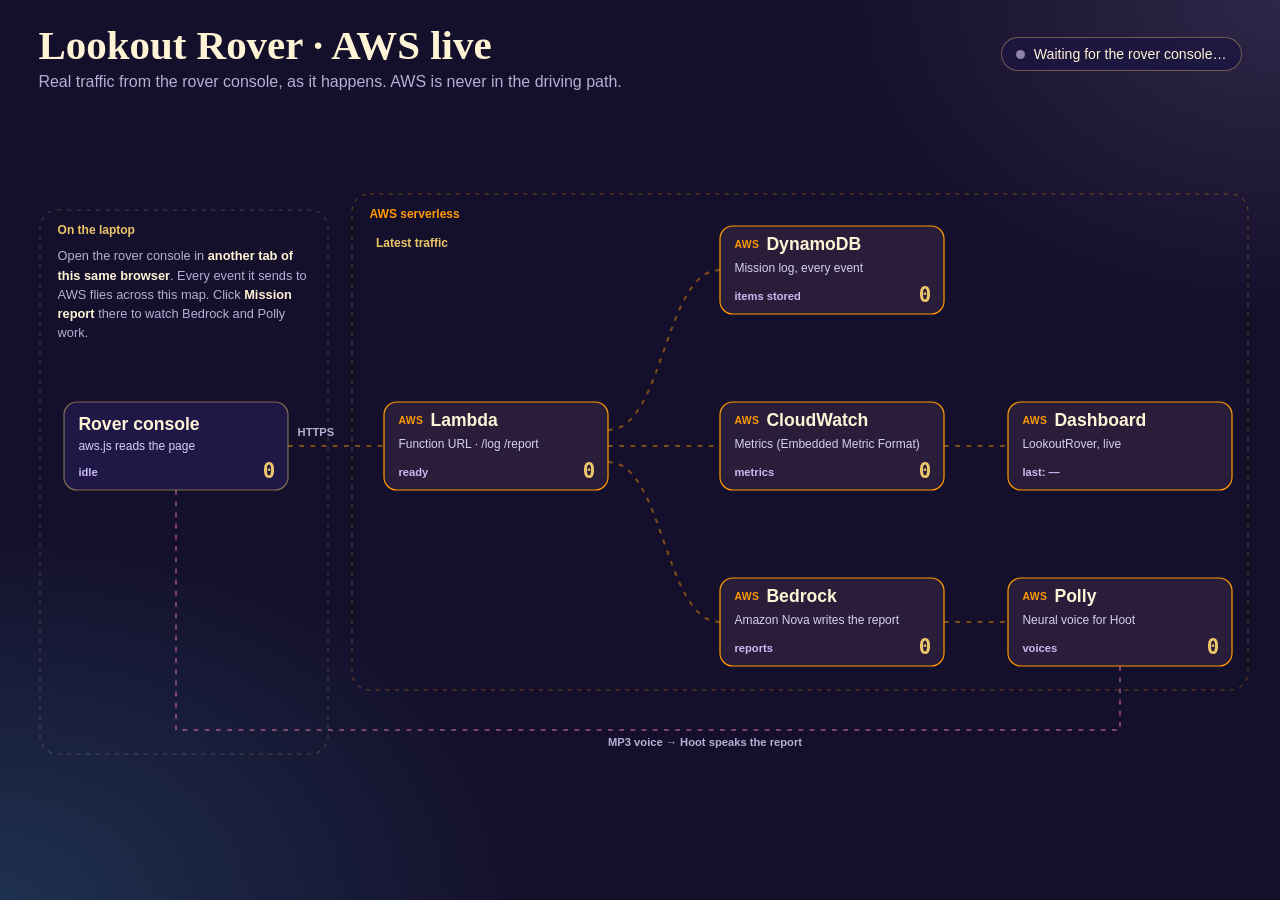
<file: aws-live.html>
<!doctype html>
<html lang="en">
<head>
<meta charset="utf-8">
<meta name="viewport" content="width=device-width, initial-scale=1">
<title>Lookout Rover · AWS live map</title>
<style>
  :root { color-scheme: dark; --night: #140f2b; --ink: #fff3d6; --muted: #b9add6; --gold: #ecc66a; --aws: #ff9900;
    --ocean: #45b8e2; --lilac: #cdb8f4; --pink: #ff7eb6; --crimson: #ff6b81; }
  html, body { margin: 0; height: 100%; background: var(--night); color: var(--ink); font-family: 'Instrument Sans', 'Segoe UI', sans-serif; overflow: hidden; }
  body { background: radial-gradient(ellipse 60% 60% at 0% 100%, rgba(69,184,226,.2), transparent 70%),
                     radial-gradient(ellipse 50% 50% at 100% 0%, rgba(205,184,244,.14), transparent 70%), var(--night); }
  .top { position: absolute; left: 3vw; right: 3vw; top: 2.6vh; display: flex; justify-content: space-between; align-items: baseline; gap: 2vw; }
  h1 { margin: 0; font: 700 clamp(22px, 3.2vw, 46px)/1.1 'Fraunces', Georgia, serif; }
  .sub { margin: .5vh 0 0; color: var(--muted); font-size: clamp(13px, 1.25vw, 19px); }
  #status { white-space: nowrap; font-size: clamp(12px, 1.1vw, 17px); padding: 8px 14px; border-radius: 999px;
    background: rgba(29,23,65,.85); border: 1px solid rgba(236,198,106,.4); }
  #status::before { content: ''; display: inline-block; width: 9px; height: 9px; border-radius: 50%; margin-right: 9px; background: #8d82ad; }
  body[data-live='true'] #status::before { background: var(--aws); box-shadow: 0 0 10px var(--aws); }
  body[data-demo='true'] #status { border-color: var(--pink); }
  svg { position: absolute; left: 0; top: 0; width: 100vw; height: 100vh; }
  .node rect { fill: #1f1846; stroke: rgba(236,198,106,.5); stroke-width: 1.5; transition: fill .3s; }
  .node.aws rect { fill: #2a1d3a; stroke: var(--aws); }
  .node.hit rect { fill: #3a2a55; filter: drop-shadow(0 0 14px rgba(255,153,0,.75)); }
  .node.busy rect { animation: busy 1s ease-in-out infinite; }
  @keyframes busy { 50% { fill: #4a2f5f; } }
  .node .name { font: 700 22px 'Instrument Sans', 'Segoe UI', sans-serif; fill: var(--ink); }
  .node .tag { font: 700 13px 'Instrument Sans', 'Segoe UI', sans-serif; fill: var(--aws); letter-spacing: .5px; }
  .node .role { font: 400 15px 'Instrument Sans', 'Segoe UI', sans-serif; fill: #d9cff2; }
  .node .count { font: 600 26px 'IBM Plex Mono', Consolas, monospace; fill: var(--gold); text-anchor: end; }
  .node .state { font: 600 14px 'Instrument Sans', 'Segoe UI', sans-serif; fill: var(--lilac); }
  .wire { fill: none; stroke: rgba(236,198,106,.35); stroke-width: 2.5; stroke-dasharray: 6 8; }
  .wire.aws { stroke: rgba(255,153,0,.45); }
  .wire.audio { stroke: rgba(255,126,182,.45); }
  .lbl { font: 600 14px 'Instrument Sans', 'Segoe UI', sans-serif; fill: var(--muted); }
  .zone { fill: none; stroke: rgba(236,198,106,.35); stroke-dasharray: 5 7; }
  .zone.aws { stroke: rgba(255,153,0,.5); }
  .zone-t { font: 700 15px 'Instrument Sans', 'Segoe UI', sans-serif; fill: var(--gold); }
  .zone-t.aws { fill: var(--aws); }
  #feed { margin: 0; padding: 0; list-style: none; font: 400 14px/1.55 'IBM Plex Mono', Consolas, monospace; color: var(--muted); }
  #feed li { white-space: nowrap; overflow: hidden; text-overflow: ellipsis; }
  #feed li { opacity: .9; } #feed li:first-child { color: var(--ink); }
  #feed b { color: var(--aws); font-weight: 600; }
  .note { margin: 0; font-size: 16px; color: var(--muted); line-height: 1.5; }
  .feed-t { margin: 0 0 6px; font: 700 15px 'Instrument Sans', 'Segoe UI', sans-serif; color: var(--gold); }
  .note strong { color: var(--ink); }
  @media (prefers-reduced-motion: reduce) { .node.busy rect { animation: none; } }
</style>
</head>
<body data-live="false">
<div class="top">
  <div><h1>Lookout Rover · AWS live</h1>
    <p class="sub">Real traffic from the rover console, as it happens. AWS is never in the driving path.</p></div>
  <span id="status" role="status">Waiting for the rover console…</span>
</div>

<svg viewBox="0 0 1600 900" preserveAspectRatio="xMidYMid meet" aria-label="Animated AWS architecture">
  <rect class="zone" x="50" y="150" width="360" height="680" rx="22"/><text class="zone-t" x="72" y="180">On the laptop</text>
  <rect class="zone aws" x="440" y="130" width="1120" height="620" rx="22"/><text class="zone-t aws" x="462" y="160">AWS serverless</text>

  <path id="p1" class="wire aws" d="M360 445 H480"/>
  <path id="p2" class="wire aws" d="M760 425 C830 425 830 225 900 225"/>
  <path id="p3" class="wire aws" d="M760 445 H900"/>
  <path id="p4" class="wire aws" d="M1180 445 H1260"/>
  <path id="p5" class="wire aws" d="M760 465 C830 465 830 665 900 665"/>
  <path id="p6" class="wire aws" d="M1180 665 H1260"/>
  <path id="p7" class="wire audio" d="M1400 720 V800 H220 V500"/>
  <text class="lbl" x="372" y="432">HTTPS</text>
  <text class="lbl" x="760" y="820">MP3 voice → Hoot speaks the report</text>

  <g id="n-console" class="node"><rect x="80" y="390" width="280" height="110" rx="16"/>
    <text class="name" x="98" y="425">Rover console</text><text class="role" x="98" y="450">aws.js reads the page</text>
    <text class="state" x="98" y="482" id="s-console">idle</text><text class="count" x="344" y="485" id="c-console">0</text></g>
  <g id="n-lambda" class="node aws"><rect x="480" y="390" width="280" height="110" rx="16"/>
    <text class="tag" x="498" y="418">AWS</text><text class="name" x="538" y="420">Lambda</text>
    <text class="role" x="498" y="447">Function URL · /log /report</text>
    <text class="state" x="498" y="482" id="s-lambda">ready</text><text class="count" x="744" y="485" id="c-lambda">0</text></g>
  <g id="n-dynamo" class="node aws"><rect x="900" y="170" width="280" height="110" rx="16"/>
    <text class="tag" x="918" y="198">AWS</text><text class="name" x="958" y="200">DynamoDB</text>
    <text class="role" x="918" y="227">Mission log, every event</text>
    <text class="state" x="918" y="262" id="s-dynamo">items stored</text><text class="count" x="1164" y="265" id="c-dynamo">0</text></g>
  <g id="n-cw" class="node aws"><rect x="900" y="390" width="280" height="110" rx="16"/>
    <text class="tag" x="918" y="418">AWS</text><text class="name" x="958" y="420">CloudWatch</text>
    <text class="role" x="918" y="447">Metrics (Embedded Metric Format)</text>
    <text class="state" x="918" y="482" id="s-cw">metrics</text><text class="count" x="1164" y="485" id="c-cw">0</text></g>
  <g id="n-dash" class="node aws"><rect x="1260" y="390" width="280" height="110" rx="16"/>
    <text class="tag" x="1278" y="418">AWS</text><text class="name" x="1318" y="420">Dashboard</text>
    <text class="role" x="1278" y="447">LookoutRover, live</text>
    <text class="state" x="1278" y="482" id="s-dash">last: —</text><text class="count" x="1524" y="485" id="c-dash"></text></g>
  <g id="n-bedrock" class="node aws"><rect x="900" y="610" width="280" height="110" rx="16"/>
    <text class="tag" x="918" y="638">AWS</text><text class="name" x="958" y="640">Bedrock</text>
    <text class="role" x="918" y="667">Amazon Nova writes the report</text>
    <text class="state" x="918" y="702" id="s-bedrock">reports</text><text class="count" x="1164" y="705" id="c-bedrock">0</text></g>
  <g id="n-polly" class="node aws"><rect x="1260" y="610" width="280" height="110" rx="16"/>
    <text class="tag" x="1278" y="638">AWS</text><text class="name" x="1318" y="640">Polly</text>
    <text class="role" x="1278" y="667">Neural voice for Hoot</text>
    <text class="state" x="1278" y="702" id="s-polly">voices</text><text class="count" x="1524" y="705" id="c-polly">0</text></g>
  <foreignObject x="72" y="196" width="320" height="180">
    <p xmlns="http://www.w3.org/1999/xhtml" class="note" id="note">Open the rover console in <strong>another tab of this same browser</strong>. Every event it sends to AWS flies across this map. Click <strong>Mission report</strong> there to watch Bedrock and Polly work.</p>
  </foreignObject>
  <foreignObject x="470" y="182" width="400" height="190">
    <div xmlns="http://www.w3.org/1999/xhtml"><p class="feed-t">Latest traffic</p><ul id="feed" aria-live="polite"></ul></div>
  </foreignObject>
  <g id="dots"></g>
</svg>

<script>
"use strict";
const METRIC = new Set(["obstacle_stop","no_echo","command_lost","wheels_stalled","power_off","face_lost",
  "voice_stop","voice_command","link_lost","link_up","session_start","report"]);
const NICE = {obstacle_stop: "obstacle stop", voice_command: "voice command", face_lost: "face lost", link_lost: "link lost",
  link_up: "link up", command_lost: "commands lost", wheels_stalled: "wheels stalled", power_off: "power off",
  no_echo: "no echo", voice_stop: "voice stop", session_start: "session start", state_change: "state change",
  telemetry: "telemetry", report_requested: "report requested"};
const $ = id => document.getElementById(id);
const counts = {console: 0, lambda: 0, dynamo: 0, cw: 0, bedrock: 0, polly: 0};
const dots = [];
let lastMsg = 0;
const demo = new URLSearchParams(location.search).has("demo");
document.body.dataset.demo = String(demo);

function bump(node, n = 1) {
  counts[node] = (counts[node] || 0) + n;
  const c = $("c-" + node); if (c) c.textContent = counts[node];
  hit(node);
}
function hit(node) {
  const g = $("n-" + node); if (!g) return;
  g.classList.remove("hit"); void g.getBBox(); g.classList.add("hit");
  clearTimeout(g._t); g._t = setTimeout(() => g.classList.remove("hit"), 650);
}
function state(node, text, busy) {
  const s = $("s-" + node); if (s) s.textContent = text;
  $("n-" + node)?.classList.toggle("busy", Boolean(busy));
}
function fly(pathId, color, then, label = "", ms = 900) {
  const path = $(pathId), len = path.getTotalLength();
  const g = document.createElementNS("http://www.w3.org/2000/svg", "g");
  g.innerHTML = `<circle r="11" fill="${color}" opacity=".25"/><circle r="6" fill="${color}"/>` +
    (label ? `<text y="-14" text-anchor="middle" style="font:700 13px 'Instrument Sans',sans-serif;fill:${color}">${label}</text>` : "");
  $("dots").appendChild(g);
  dots.push({g, path, len, start: performance.now(), ms, then});
}
function frame(now) {
  for (let i = dots.length - 1; i >= 0; i--) {
    const d = dots[i], p = Math.min(1, (now - d.start) / d.ms);
    const e = p < .5 ? 2 * p * p : 1 - Math.pow(-2 * p + 2, 2) / 2;
    const pt = d.path.getPointAtLength(d.len * e);
    d.g.setAttribute("transform", `translate(${pt.x} ${pt.y})`);
    if (p >= 1) { d.g.remove(); dots.splice(i, 1); d.then?.(); }
  }
  requestAnimationFrame(frame);
}
requestAnimationFrame(frame);

function feed(text) {
  const li = document.createElement("li");
  li.innerHTML = `${new Date().toLocaleTimeString([], {hour: "numeric", minute: "2-digit", second: "2-digit"}).replace(/\s?[AP]M$/i, "")}  ${text}`;
  const ul = $("feed"); ul.prepend(li);
  while (ul.children.length > 6) ul.lastChild.remove();
}
function live(session) {
  lastMsg = performance.now();
  document.body.dataset.live = "true";
  $("status").textContent = (demo ? "Simulated data · " : "Live · session ") + (demo ? "rehearsal" : session);
  $("note").hidden = true;
}


function onSent(names) {
  const n = names.length, metrics = names.filter(x => METRIC.has(x));
  const shown = [...new Set(names.filter(x => x !== "telemetry"))].map(x => NICE[x] || x);
  bump("console", n); state("console", "sending " + n + (n === 1 ? " event" : " events"));
  feed(`<b>${n}</b> → Lambda${shown.length ? " · " + shown.join(", ") : " · telemetry"}`);
  fly("p1", "#ff9900", () => {
    bump("lambda", n); state("lambda", "saved + metrics");
    fly("p2", "#ffb347", () => bump("dynamo", n), String(n));
    if (metrics.length) fly("p3", "#45b8e2", () => {
      bump("cw", metrics.length);
      fly("p4", "#45b8e2", () => { hit("dash"); state("dash", "last: " + (NICE[metrics[metrics.length - 1]] || metrics[0])); }, "", 600);
    }, String(metrics.length));
  }, String(n));
}
let reportStage = "idle", pendingDone = null;
function onReportStart() {
  reportStage = "sending";
  feed("<b>Mission report</b> requested");
  state("console", "asking for report");
  fly("p1", "#cdb8f4", () => {
    state("lambda", "building report", true); bump("lambda");
    fly("p2", "#cdb8f4", () => { hit("dynamo"); state("dynamo", "reading this run"); }, "read");
    setTimeout(() => fly("p5", "#cdb8f4", () => {
      reportStage = "writing";
      state("bedrock", "Nova is writing…", true);
      if (pendingDone) { const d = pendingDone; pendingDone = null; setTimeout(() => finishReport(d.model, d.audio), 900); }
    }, "stats"), 500);
  }, "report");
}
function onReportDone(model, audio) {
  if (reportStage === "sending") { pendingDone = {model, audio}; return; }   // let the animation catch up
  finishReport(model, audio);
}
function finishReport(model, audio) {
  reportStage = "idle";
  state("lambda", "report sent");
  $("n-lambda").classList.remove("busy");
  state("bedrock", model === "template" ? "template (Bedrock off)" : "written by Nova", false);
  bump("bedrock");
  feed(model === "template" ? "Report from template (Bedrock unavailable)" : `<b>Bedrock</b> wrote the report (${model})`);
  if (!audio) return;
  fly("p6", "#ff7eb6", () => {
    bump("polly"); state("polly", "voice ready");
    fly("p7", "#ff7eb6", () => { state("console", "Hoot is reading it"); feed("<b>Polly</b> voice → Hoot reads the report"); }, "MP3", 1700);
  }, "text");
}

const bus = "BroadcastChannel" in window ? new BroadcastChannel("lookout-aws") : null;
bus?.addEventListener("message", ({data: m}) => {
  if (demo || !m) return;
  live(m.session || "");
  if (m.kind === "sent") onSent(m.events || []);
  else if (m.kind === "failed") { state("console", "retrying…"); feed(`<b>${m.count}</b> events waiting · network retry`); }
  else if (m.kind === "report-start") onReportStart();
  else if (m.kind === "report-done") onReportDone(m.model, m.audio);
  else if (m.kind === "report-error") { state("bedrock", "unreachable"); $("n-lambda").classList.remove("busy"); feed("Report failed · network"); }
});
setInterval(() => {
  if (document.body.dataset.live === "true" && performance.now() - lastMsg > 15000 && !demo) {
    $("status").textContent = "Connected · waiting for rover events";
  }
}, 2000);


if (demo) {
  live("rehearsal");
  const sample = [["telemetry", "telemetry"], ["obstacle_stop", "telemetry"], ["voice_command"], ["telemetry", "face_lost"], ["state_change", "telemetry"]];
  let i = 0;
  setInterval(() => onSent(sample[i++ % sample.length]), 1800);
  setInterval(() => { onReportStart(); setTimeout(() => onReportDone("us.amazon.nova-lite-v1:0", true), 2600); }, 15000);
}
</script>
</body>
</html>
</file>
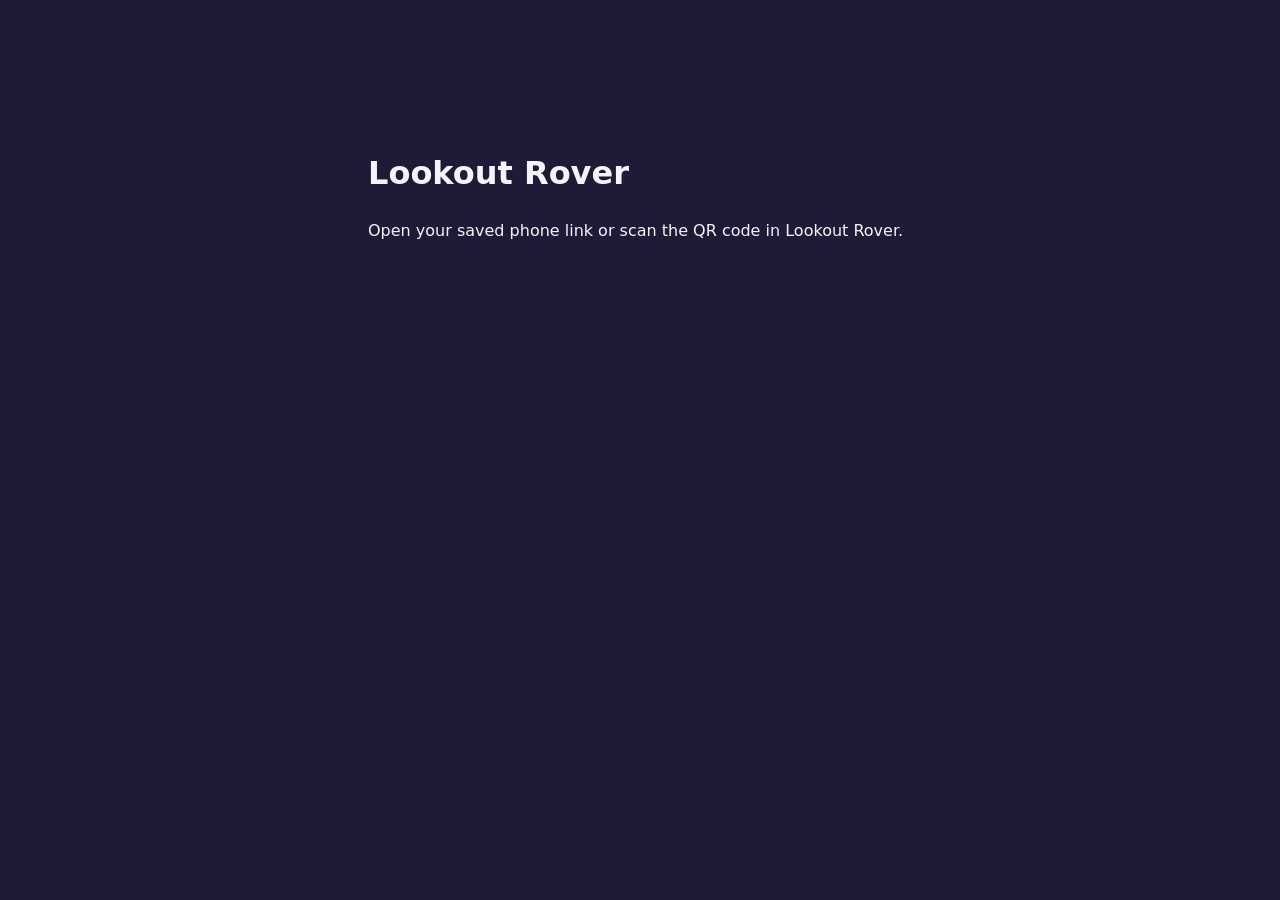
<file: rover-phone.html>
<!doctype html>
<html lang="en">
<head>
  <meta charset="utf-8">
  <meta name="viewport" content="width=device-width, initial-scale=1">
  <meta name="referrer" content="no-referrer">
  <meta name="theme-color" content="#211a36">
  <title>Lookout Rover · Phone camera</title>
  <style>
    :root { color-scheme: dark; background: #211a36; color: #f5f3fc; font: 16px/1.5 system-ui, sans-serif; }
    main { max-width: 34rem; margin: 12vh auto; padding: 1.25rem; }
    a { display: inline-block; background: #e6d6fa; color: #211a36; border-radius: .6rem; padding: .65rem .9rem; font-weight: 650; }
    a[hidden] { display: none; }
  </style>
</head>
<body>
  <main>
    <h1>Lookout Rover</h1>
    <p id="message" role="status">Open your saved phone link or scan the QR code in Lookout Rover.</p>
    <a id="open-camera" hidden rel="noreferrer">Open rear camera</a>
  </main>
  <script src="phone-video.js?v=5"></script>
  <script>
    const api = window.LookoutPhoneVideo;
    const pairing = api?.fromBookmark(location.hash);
    if (pairing) {
      const url = api.relayUrl(pairing, true);
      const button = document.getElementById("open-camera");
      button.href = url;
      button.hidden = false;
      document.getElementById("message").textContent = "Opening the rear camera. Allow camera access when Safari asks.";
      // Use a top-level page so Safari can request camera permission directly.
      window.location.replace(url);
    }
  </script>
</body>
</html>
</file>
